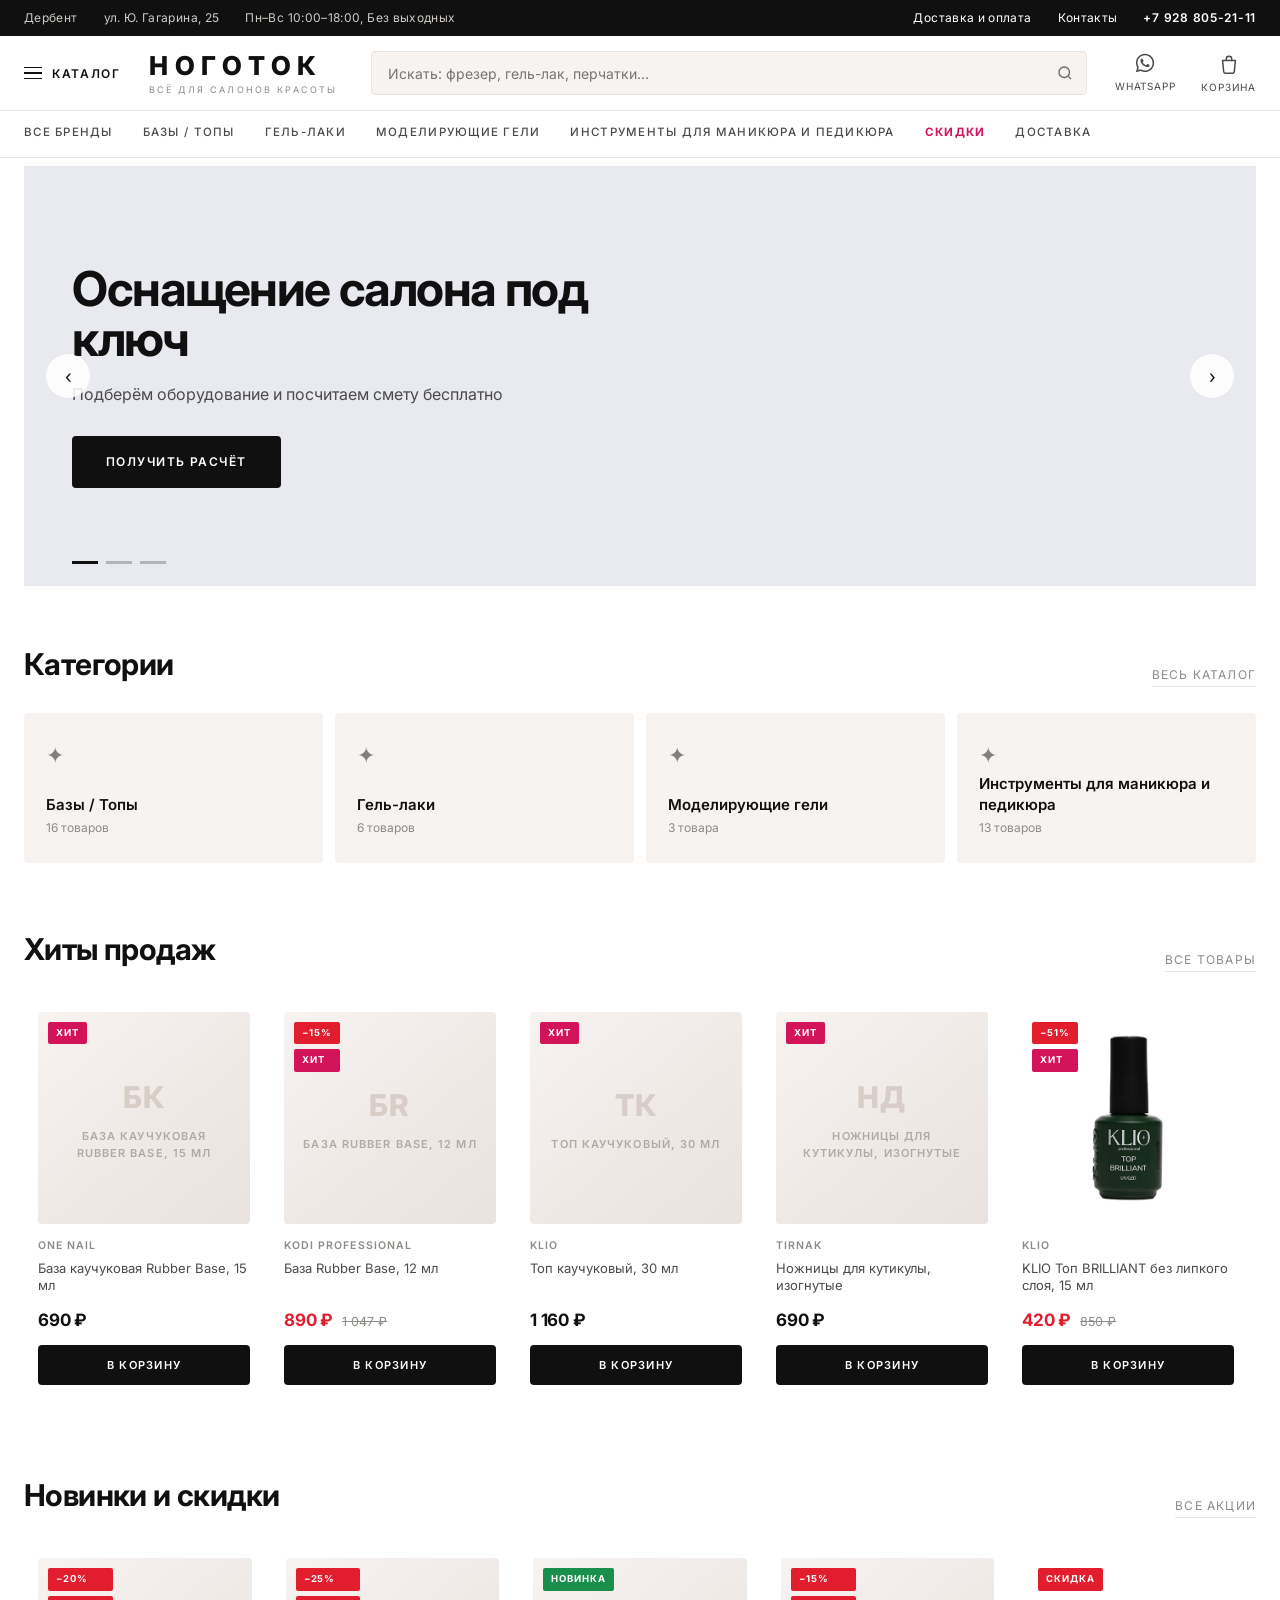
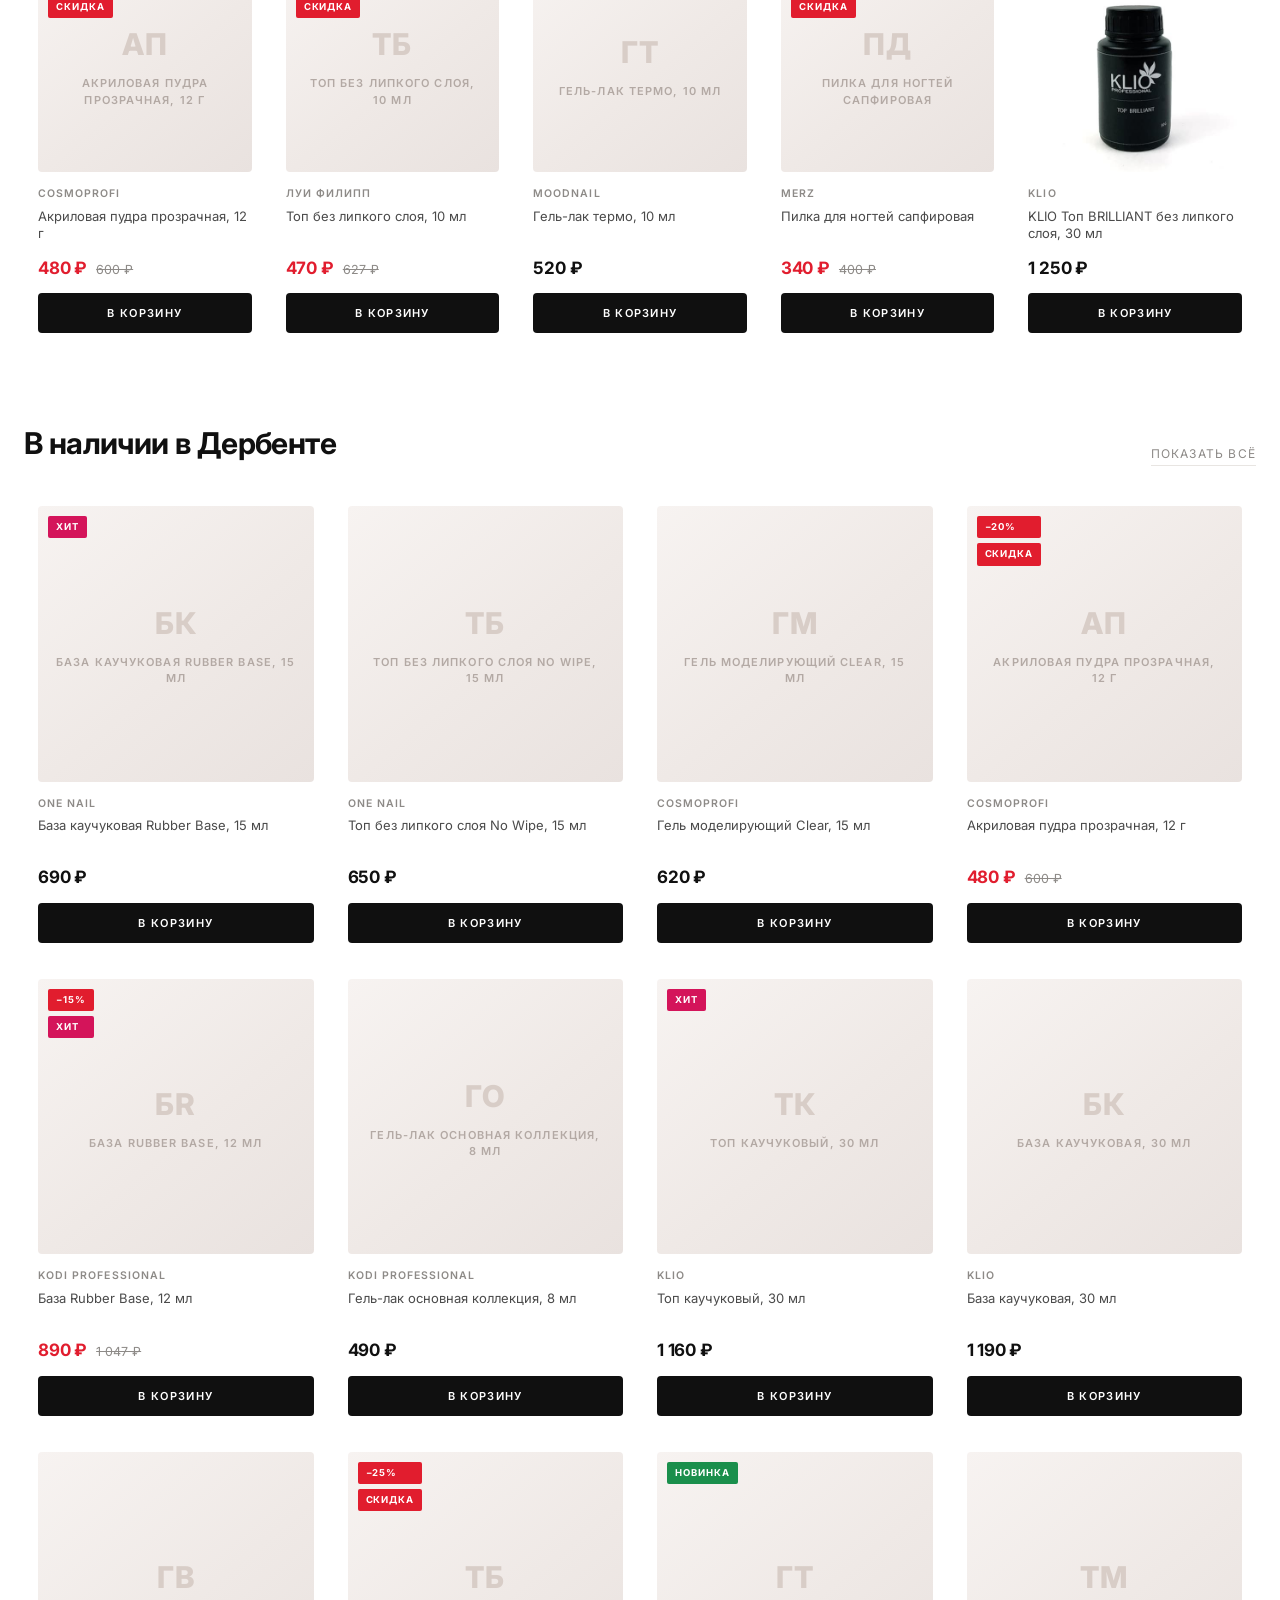
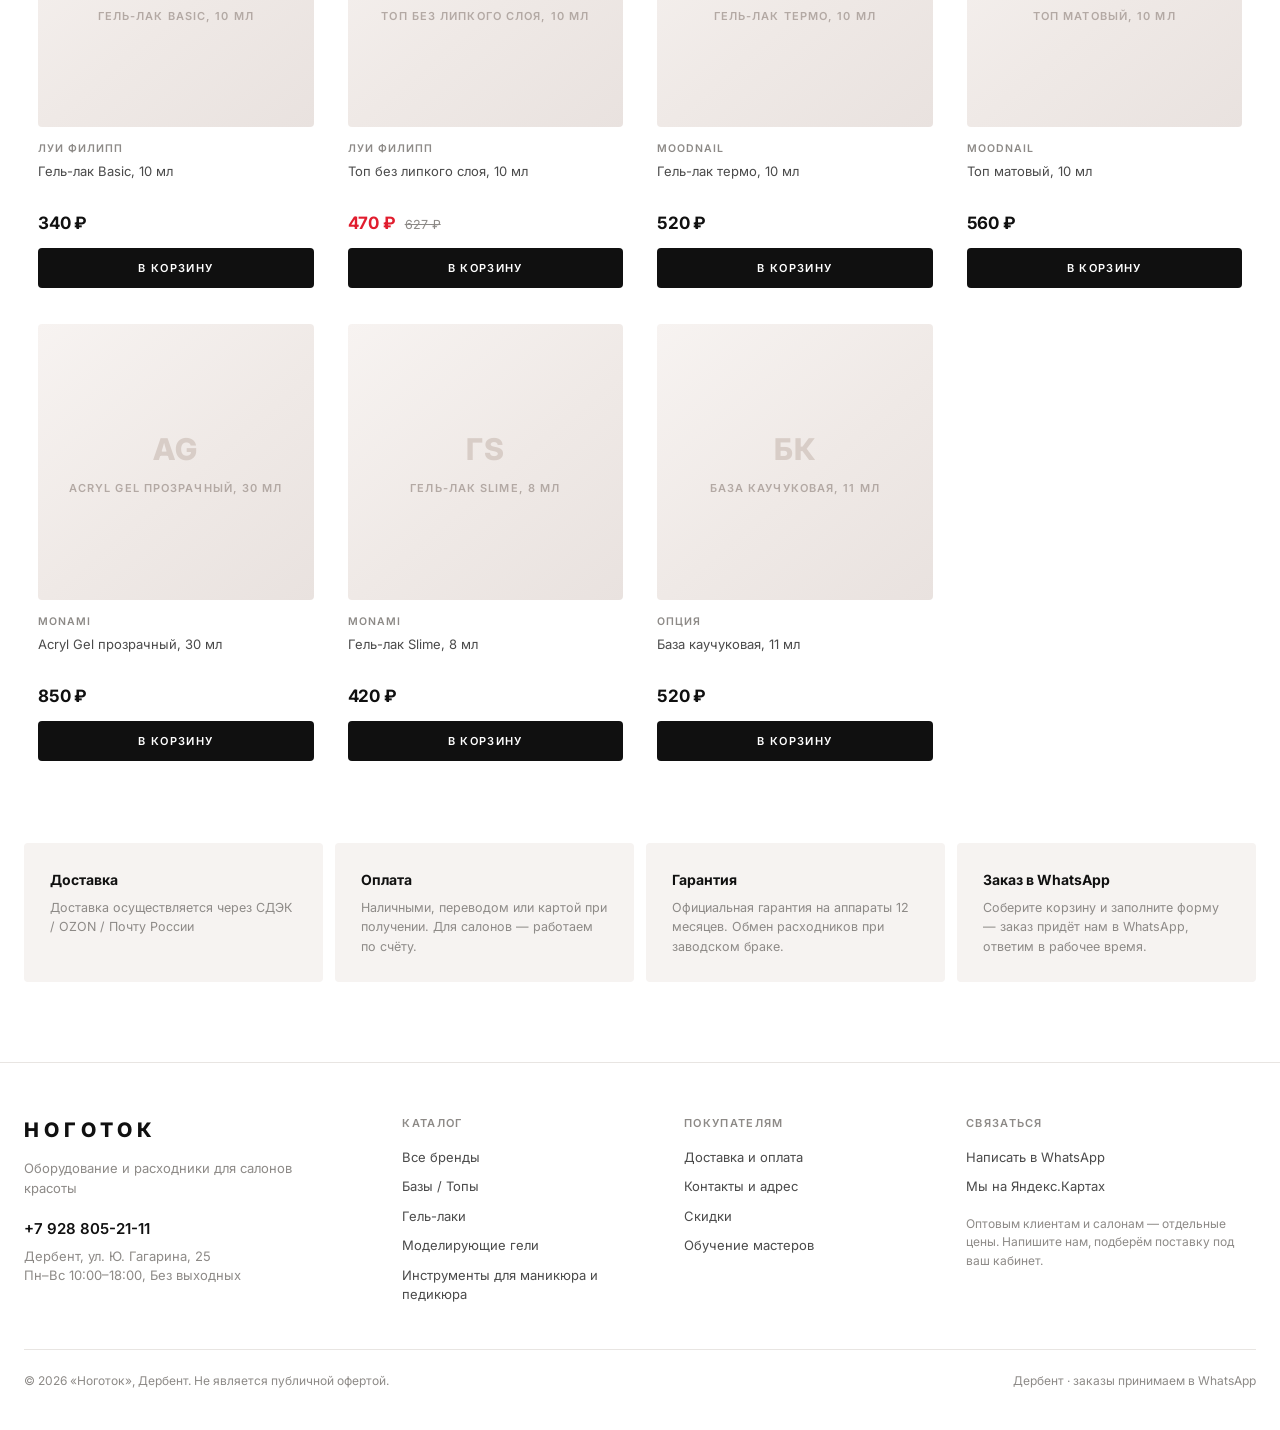
<file: index.html>
<!doctype html>
<html lang="ru">
<head>
<meta charset="utf-8">
<meta name="viewport" content="width=device-width, initial-scale=1">
<title>НОГОТОК — оборудование и расходники для салонов красоты в Дербенте</title>
<meta name="description" content="Магазин «Ноготок» в Дербенте: фрезеры, лампы, вытяжки, гель-лаки, расходники и мебель для салонов красоты. Заказ в WhatsApp за минуту.">
<link rel="preconnect" href="https://fonts.googleapis.com">
<link rel="preconnect" href="https://fonts.gstatic.com" crossorigin>
<link href="https://fonts.googleapis.com/css2?family=Inter:wght@400;500;600;700;800&display=swap" rel="stylesheet">
<link rel="stylesheet" href="css/style.css?v=202609300122">
<link rel="icon" href="data:image/svg+xml,<svg xmlns='http://www.w3.org/2000/svg' viewBox='0 0 100 100'><text y='.9em' font-size='90'>💅</text></svg>">
</head>
<body>

<!-- ------------------------------------------------------------- шапка -->
<div class="topbar">
  <div class="wrap">
    <div class="topbar-left">
      <span id="tb-city">Дербент</span>
      <span id="tb-address"></span>
      <span id="tb-hours"></span>
    </div>
    <div class="topbar-right">
      <a href="#/delivery">Доставка и оплата</a>
      <a href="#/contacts">Контакты</a>
      <a id="tb-phone" href="tel:"><b></b></a>
    </div>
  </div>
</div>

<header class="header">
  <div class="wrap header-main">
    <button class="burger" id="burger">
      <span class="burger-icon"><i></i><i></i><i></i></span>
      <span class="txt">Каталог</span>
    </button>

    <a href="#/" class="logo">
      <span class="logo-name" id="logo-name">НОГОТОК</span>
      <span class="logo-sub">всё для салонов красоты</span>
    </a>

    <form class="search" id="search-form" autocomplete="off">
      <input type="search" id="search-input" placeholder="Искать: фрезер, гель-лак, перчатки…">
      <button class="search-btn" type="submit" aria-label="Найти">
        <svg viewBox="0 0 24 24" width="18" height="18" fill="none" stroke="currentColor" stroke-width="1.8">
          <circle cx="11" cy="11" r="7"></circle><path d="M20 20l-3.5-3.5"></path>
        </svg>
      </button>
    </form>

    <div class="header-actions">
      <a class="action" id="wa-header" target="_blank" rel="noopener">
        <svg viewBox="0 0 24 24" fill="currentColor"><path d="M12.04 2C6.58 2 2.13 6.45 2.13 11.91c0 1.75.46 3.46 1.32 4.96L2 22l5.25-1.38a9.9 9.9 0 004.79 1.22h.01c5.46 0 9.91-4.45 9.91-9.91S17.5 2 12.04 2zm0 18.15h-.01a8.2 8.2 0 01-4.19-1.15l-.3-.18-3.12.82.83-3.04-.2-.31a8.19 8.19 0 01-1.26-4.38c0-4.54 3.7-8.23 8.25-8.23a8.23 8.23 0 018.24 8.24c0 4.54-3.7 8.23-8.24 8.23zm4.52-6.16c-.25-.12-1.47-.72-1.69-.81-.23-.08-.39-.12-.56.13-.16.24-.64.8-.78.97-.14.16-.29.18-.54.06-.25-.13-1.05-.39-1.99-1.23-.74-.66-1.24-1.47-1.38-1.72-.15-.25-.02-.38.11-.5.11-.11.25-.29.37-.43.12-.15.16-.25.25-.41.08-.17.04-.31-.02-.44-.06-.12-.56-1.34-.76-1.84-.2-.48-.4-.42-.56-.43h-.47c-.16 0-.43.06-.65.31-.22.25-.85.83-.85 2.02s.87 2.34 1 2.5c.12.17 1.72 2.62 4.16 3.67.58.25 1.03.4 1.39.51.58.19 1.11.16 1.53.1.47-.07 1.47-.6 1.68-1.18.2-.58.2-1.07.14-1.18-.06-.1-.22-.16-.47-.28z"/></svg>
        <span>WhatsApp</span>
      </a>
      <button class="action" id="open-cart">
        <svg viewBox="0 0 24 24" fill="none" stroke="currentColor" stroke-width="1.6">
          <path d="M5 7h14l-1.2 12.2a2 2 0 01-2 1.8H8.2a2 2 0 01-2-1.8L5 7z"></path>
          <path d="M9 7V5.5a3 3 0 016 0V7"></path>
        </svg>
        <span>Корзина</span>
        <i class="badge-count hidden" id="cart-count">0</i>
      </button>
    </div>
  </div>

  <nav class="navbar"><div class="wrap" id="topnav"></div></nav>
</header>

<!-- --------------------------------------------------------- мега-меню -->
<div class="megamenu" id="megamenu">
  <div class="megamenu-panel">
    <div class="wrap">
      <div class="megamenu-grid" id="megamenu-grid"></div>
    </div>
  </div>
</div>

<main id="app"></main>

<!-- ------------------------------------------------------------- футер -->
<footer class="footer">
  <div class="wrap">
    <div class="footer-grid">
      <div>
        <div class="logo-name" style="font-size:20px">НОГОТОК</div>
        <p style="color:var(--muted);font-size:13px;margin-top:14px;max-width:280px" id="f-tagline"></p>
        <div style="margin-top:20px">
          <div class="contact-line" id="f-phone"></div>
          <div style="color:var(--muted);font-size:13px" id="f-address"></div>
          <div style="color:var(--muted);font-size:13px" id="f-hours"></div>
        </div>
      </div>
      <div>
        <h5>Каталог</h5>
        <ul id="f-cats"></ul>
      </div>
      <div>
        <h5>Покупателям</h5>
        <ul>
          <li><a href="#/delivery">Доставка и оплата</a></li>
          <li><a href="#/contacts">Контакты и адрес</a></li>
          <li><a href="#/catalog?badge=sale">Скидки</a></li>
          <li><a href="#/catalog/obuchenie">Обучение мастеров</a></li>
        </ul>
      </div>
      <div>
        <h5>Связаться</h5>
        <ul>
          <li><a id="f-wa" target="_blank" rel="noopener">Написать в WhatsApp</a></li>
          <li><a id="f-map" target="_blank" rel="noopener">Мы на Яндекс.Картах</a></li>
        </ul>
        <p style="color:var(--muted);font-size:12px;margin-top:18px;line-height:1.55">
          Оптовым клиентам и салонам — отдельные цены. Напишите нам, подберём поставку под ваш кабинет.
        </p>
      </div>
    </div>
    <div class="footer-bottom">
      <span>© <span id="year"></span> «Ноготок», Дербент. Не является публичной офертой.</span>
      <span>Дербент · заказы принимаем в WhatsApp</span>
    </div>
  </div>
</footer>

<!-- ------------------------------------------------------------ корзина -->
<div class="drawer-back" id="drawer-back"></div>
<aside class="drawer" id="drawer">
  <div class="drawer-head">
    <h3>Корзина <span id="drawer-count" style="color:var(--muted);font-weight:400"></span></h3>
    <button id="close-cart" style="font-size:24px;line-height:1">×</button>
  </div>
  <div class="drawer-body" id="cart-body"></div>
  <div class="drawer-foot" id="cart-foot"></div>
</aside>

<!-- --------------------------------------------------------- оформление -->
<div class="modal-back" id="modal-back">
  <div class="modal" id="modal"></div>
</div>

<div class="toast" id="toast"></div>

<script src="js/store.js?v=202609300122"></script>
</body>
</html>
</file>
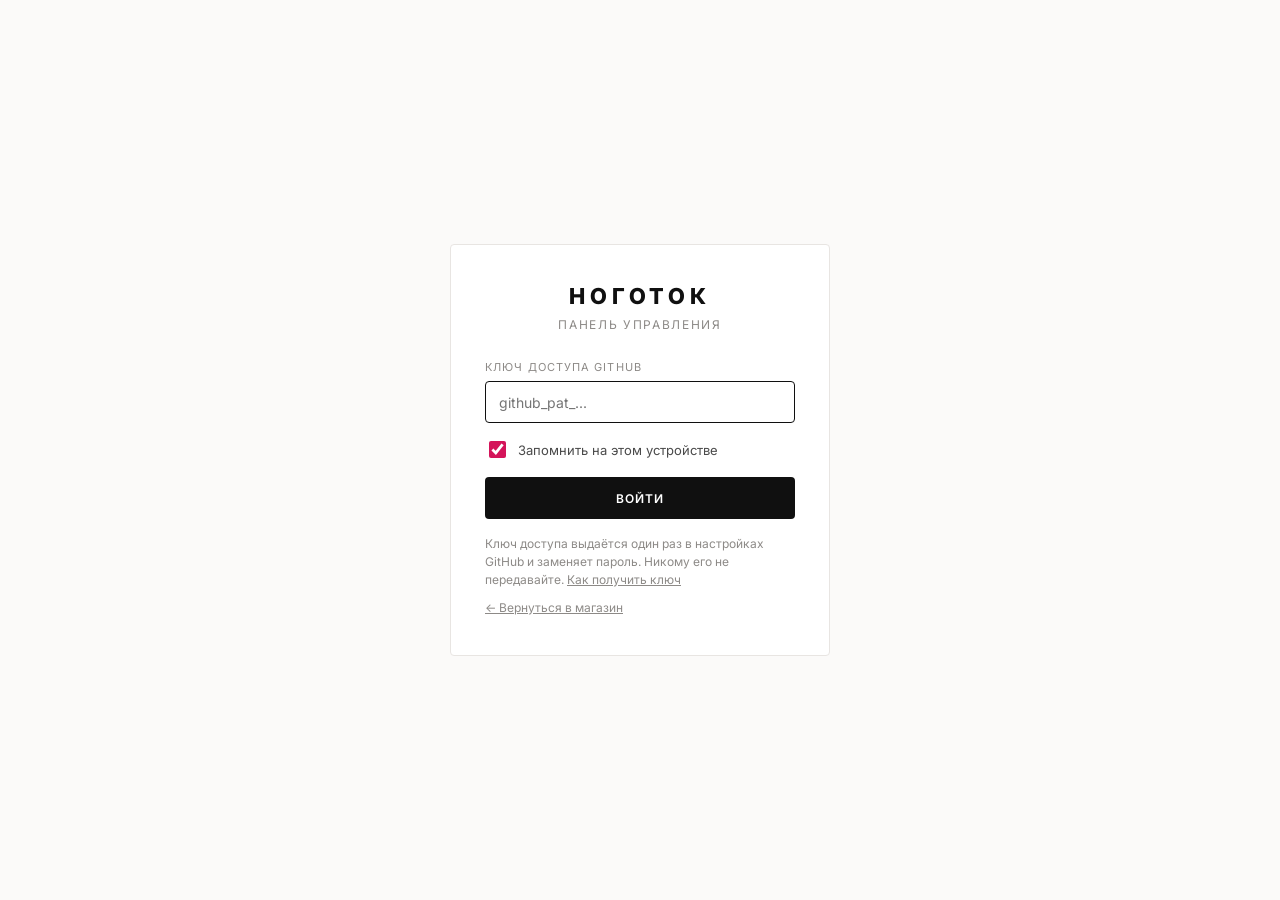
<file: admin.html>
<!doctype html>
<html lang="ru">
<head>
<meta charset="utf-8">
<meta name="viewport" content="width=device-width, initial-scale=1">
<title>Панель управления · НОГОТОК</title>
<meta name="robots" content="noindex">
<link rel="preconnect" href="https://fonts.googleapis.com">
<link rel="preconnect" href="https://fonts.gstatic.com" crossorigin>
<link href="https://fonts.googleapis.com/css2?family=Inter:wght@400;500;600;700;800&display=swap" rel="stylesheet">
<link rel="stylesheet" href="css/admin.css?v=202609300122">
<link rel="icon" href="data:image/svg+xml,<svg xmlns='http://www.w3.org/2000/svg' viewBox='0 0 100 100'><text y='.9em' font-size='90'>⚙️</text></svg>">
</head>
<body>

<!-- ------------------------------------------------------------ вход -->
<div class="login-wrap" id="login">
  <form class="login-card" id="login-form">
    <div class="brand">НОГОТОК</div>
    <div class="sub">панель управления</div>
    <div class="f">
      <label class="lbl">Ключ доступа GitHub</label>
      <input class="inp" type="password" id="password" placeholder="github_pat_..." autocomplete="off" autofocus>
    </div>
    <label class="switch" style="margin-bottom:16px">
      <input type="checkbox" id="remember" checked> Запомнить на этом устройстве
    </label>
    <button class="btn" style="width:100%" type="submit" id="login-btn">Войти</button>
    <div class="hint" style="margin-top:16px">
      Ключ доступа выдаётся один раз в настройках GitHub и заменяет пароль.
      Никому его не передавайте.
      <a href="#" id="help-link" style="text-decoration:underline">Как получить ключ</a>
    </div>

    <div class="hint" id="login-error" style="color:var(--sale);display:none"></div>
    <div class="hint" style="margin-top:10px"><a href="index.html" style="text-decoration:underline">← Вернуться в магазин</a></div>
  </form>
</div>

<!-- ---------------------------------------------------------- панель -->
<div class="layout hidden" id="panel">
  <aside class="side">
    <div class="brand">НОГОТОК<small>панель управления</small></div>
    <nav id="nav">
      <button data-tab="products">Товары <span class="n" id="n-products">0</span></button>
      <button data-tab="brands">Бренды <span class="n" id="n-brands">0</span></button>
      <button data-tab="categories">Категории <span class="n" id="n-categories">0</span></button>
      <button data-tab="attributes">Характеристики <span class="n" id="n-attributes">0</span></button>
      <button data-tab="orders">Заказы <span class="n" id="n-orders">0</span></button>
      <button data-tab="settings">Настройки магазина</button>
      <button data-tab="security">Безопасность</button>
    </nav>
    <div class="foot">
      <a href="index.html" target="_blank">↗ Открыть магазин</a>
      <a href="#" id="logout">Выйти</a>
    </div>
  </aside>

  <div class="main-col">
    <div class="publish idle" id="publish"></div>
    <main class="main" id="view"></main>
  </div>
</div>

<div class="back" id="back"><div class="sheet" id="sheet"></div></div>
<div class="toast" id="toast"></div>

<script src="js/config.js?v=202609300122"></script>
<script src="js/admin.js?v=202609300122"></script>
</body>
</html>
</file>
<file: css/style.css>
/* ================= Ноготок — базовый стиль витрины и админки ================= */

:root{
  --bg:#ffffff;
  --ink:#101010;
  --ink-2:#4a4a4a;
  --muted:#8d8a87;
  --line:#e8e5e2;
  --surface:#f6f3f1;
  --surface-2:#efeae6;
  --accent:#d4145a;
  --accent-dark:#a90f47;
  --sale:#e11d2e;
  --ok:#1a8f4c;
  --radius:4px;
  --shadow:0 18px 50px rgba(16,16,16,.14);
  --header-h:118px;
  --font:'Inter','Helvetica Neue',-apple-system,BlinkMacSystemFont,'Segoe UI',Arial,sans-serif;
}

*,*::before,*::after{box-sizing:border-box}
html,body{margin:0;padding:0;max-width:100%;overflow-x:clip;overscroll-behavior-x:none}
body{
  font-family:var(--font);
  color:var(--ink);
  background:var(--bg);
  font-size:14px;
  line-height:1.5;
  -webkit-font-smoothing:antialiased;
}
img{max-width:100%;display:block}
a{color:inherit;text-decoration:none}
button,input,select,textarea{font-family:inherit;font-size:inherit;color:inherit}
button{cursor:pointer;background:none;border:none;padding:0}
h1,h2,h3,h4{margin:0;font-weight:600;letter-spacing:-.02em}
.wrap{width:100%;max-width:1560px;margin:0 auto;padding:0 40px}
.hidden{display:none !important}
.scroll-lock{overflow:hidden}

/* ------------------------------------------------------------------ шапка */
.topbar{background:var(--ink);color:#fff;font-size:12px;letter-spacing:.03em}
.topbar .wrap{display:flex;align-items:center;justify-content:space-between;height:36px;gap:24px}
.topbar-left{display:flex;gap:26px;align-items:center;color:#cfcbc7}
.topbar a:hover{color:#fff}
.topbar-right{display:flex;gap:26px;align-items:center}
.topbar b{font-weight:600;letter-spacing:.06em}

.header{position:sticky;top:0;z-index:60;background:#fff;border-bottom:1px solid var(--line)}
.header-main{display:flex;align-items:center;gap:28px;height:74px}
.burger{display:flex;align-items:center;gap:10px;font-size:12px;letter-spacing:.14em;text-transform:uppercase;font-weight:600}
.burger-icon{width:18px;display:flex;flex-direction:column;gap:4px}
.burger-icon i{height:1.5px;background:var(--ink);display:block}
.logo{display:flex;flex-direction:column;line-height:1;margin-right:6px}
.logo-name{font-size:26px;font-weight:800;letter-spacing:.26em;text-transform:uppercase}
.logo-sub{font-size:9px;letter-spacing:.24em;text-transform:uppercase;color:var(--muted);margin-top:6px}
.search{flex:1;position:relative;max-width:760px}
.search input{
  width:100%;height:44px;border:1px solid var(--line);border-radius:var(--radius);
  padding:0 44px 0 16px;background:var(--surface);transition:.18s;
}
.search input:focus{outline:none;border-color:var(--ink);background:#fff}
.search-btn{position:absolute;right:6px;top:6px;width:32px;height:32px;display:grid;place-items:center;opacity:.6}
.header-actions{display:flex;gap:26px;align-items:center;margin-left:auto}
.action{display:flex;flex-direction:column;align-items:center;gap:5px;font-size:10px;letter-spacing:.08em;text-transform:uppercase;color:var(--ink-2);position:relative}
.action:hover{color:var(--ink)}
.action svg{width:22px;height:22px}
.badge-count{
  position:absolute;top:-6px;right:2px;min-width:17px;height:17px;padding:0 4px;border-radius:9px;
  background:var(--accent);color:#fff;font-size:10px;font-weight:700;display:grid;place-items:center;letter-spacing:0;
}
.navbar{border-top:1px solid var(--line)}
.navbar .wrap{display:flex;gap:30px;height:46px;align-items:center;overflow-x:auto;scrollbar-width:none}
.navbar .wrap::-webkit-scrollbar{display:none}
.navbar a{
  font-size:11.5px;letter-spacing:.11em;text-transform:uppercase;font-weight:500;
  white-space:nowrap;color:var(--ink-2);padding:4px 0;border-bottom:2px solid transparent;
}
.navbar a:hover,.navbar a.is-active{color:var(--ink);border-color:var(--accent)}
.navbar a.accent{color:var(--accent);font-weight:700}

/* --------------------------------------------------------------- каталог-меню */
.megamenu{
  position:fixed;left:0;right:0;bottom:0;top:var(--header-h);background:rgba(16,16,16,.35);z-index:55;display:none;
}
.megamenu.open{display:block}
.megamenu-panel{
  background:#fff;width:390px;max-width:92vw;height:100%;overflow-y:auto;
  padding:0 0 40px;box-shadow:var(--shadow);
}
.megamenu-grid{display:block}
.ctree-head{
  font-size:12px;letter-spacing:.14em;text-transform:uppercase;font-weight:600;
  padding:20px 22px 14px;border-bottom:1px solid var(--line);position:sticky;top:0;background:#fff;z-index:2;
}
.ctree-empty{padding:26px 22px;color:var(--muted);font-size:13px}

.ctree{list-style:none;margin:0;padding:0}
.ctree .ctree-row{display:flex;align-items:stretch;border-bottom:1px solid var(--line)}
.ctree .ctree-row a{
  flex:1;min-width:0;padding:14px 8px 14px 22px;font-size:14px;line-height:1.35;
  display:flex;align-items:center;gap:8px;transition:.14s;
}
.ctree .ctree-row a small{color:var(--muted);font-size:11.5px;font-weight:600}
.ctree .ctree-row a:hover{color:var(--accent)}
.ctree > li.on > .ctree-row > a{color:var(--accent);font-weight:600}
.ctree-toggle{
  width:52px;flex:none;font-size:22px;line-height:1;color:var(--muted);
  display:grid;place-items:center;transition:transform .2s,color .14s;
}
.ctree-toggle:hover{color:var(--ink)}
.ctree li.open > .ctree-row > .ctree-toggle{transform:rotate(90deg);color:var(--ink)}
.ctree-sub{list-style:none;margin:0;padding:4px 0 10px;background:var(--surface)}
.ctree-sub.hidden{display:none}
.ctree-sub li a{
  display:flex;justify-content:space-between;gap:10px;padding:10px 22px 10px 38px;
  font-size:13px;color:var(--ink-2);
}
.ctree-sub li a:hover{color:var(--accent)}
.ctree-sub li.on a{color:var(--accent);font-weight:600}
.ctree-sub li a small{color:var(--muted);font-size:11.5px}
.megamenu-item{
  display:flex;align-items:center;gap:12px;padding:16px 18px;border:1px solid var(--line);border-radius:var(--radius);
  font-size:13px;font-weight:500;transition:.16s;background:#fff;
}
.megamenu-item:hover{border-color:var(--ink);transform:translateY(-2px)}
.megamenu-item .tx{flex:1;min-width:0}
.megamenu-item .tx small{display:block;color:var(--muted);font-size:11px;margin-top:3px;font-weight:400}
.megamenu-item .arr{color:var(--muted);font-size:20px;line-height:1;flex:none}
.megamenu-head{
  grid-column:1/-1;display:flex;align-items:center;gap:16px;padding:0 4px 14px;margin-bottom:4px;
  border-bottom:1px solid var(--line);
}
.megamenu-head button{font-size:13px;color:var(--muted)}
.megamenu-head button:hover{color:var(--ink)}
.megamenu-head b{font-size:13px;letter-spacing:.12em;text-transform:uppercase}
.megamenu-item span.ic{
  width:38px;height:38px;border-radius:50%;background:var(--surface);display:grid;place-items:center;font-size:15px;flex:none;
}

/* ------------------------------------------------------------------- баннер */
.hero{position:relative;margin-top:8px;overflow:hidden}
.hero-track{display:flex;transition:transform .6s cubic-bezier(.4,0,.2,1)}
.hero-slide{min-width:100%;height:420px;display:flex;align-items:center;padding:0 72px;background-size:cover;background-position:center}
.hero-slide h1{font-size:48px;line-height:1.04;max-width:600px;font-weight:700;letter-spacing:-.03em}
.hero-slide p{font-size:16px;color:var(--ink-2);margin:18px 0 30px;max-width:460px}
.hero-dots{position:absolute;bottom:22px;left:72px;display:flex;gap:8px}
.hero-dots button{width:26px;height:3px;background:rgba(16,16,16,.25)}
.hero-dots button.on{background:var(--ink)}
.hero-arrow{
  position:absolute;top:50%;transform:translateY(-50%);width:44px;height:44px;border-radius:50%;
  background:rgba(255,255,255,.85);display:grid;place-items:center;font-size:18px;transition:.16s;
}
.hero-arrow:hover{background:#fff;box-shadow:var(--shadow)}
.hero-arrow.prev{left:22px}
.hero-arrow.next{right:22px}

/* -------------------------------------------------------------- общие блоки */
.section{padding:56px 0 8px}
.section-head{display:flex;align-items:flex-end;justify-content:space-between;margin-bottom:26px;gap:20px}
.section-head h2{font-size:30px;font-weight:700}
.section-head a{font-size:12px;letter-spacing:.1em;text-transform:uppercase;color:var(--muted);border-bottom:1px solid var(--line);padding-bottom:2px}
.section-head a:hover{color:var(--ink);border-color:var(--ink)}

.tiles{display:grid;grid-template-columns:repeat(5,1fr);gap:12px}
.tile{
  background:var(--surface);border-radius:var(--radius);padding:26px 22px;min-height:150px;
  display:flex;flex-direction:column;justify-content:space-between;transition:.18s;
}
.tile:hover{background:var(--surface-2);transform:translateY(-3px)}
.tile .ic{font-size:22px;opacity:.5}
.tile b{font-size:15px;font-weight:600;line-height:1.25}
.tile small{color:var(--muted);font-size:12px;display:block;margin-top:4px}

/* -------------------------------------------------------------- карточка товара */
.grid{display:grid;grid-template-columns:repeat(5,1fr);gap:8px 6px}
.grid.rail{grid-auto-flow:column;grid-auto-columns:minmax(240px,1fr);grid-template-columns:none;overflow-x:auto;scroll-snap-type:x mandatory;padding-bottom:10px}
.grid.rail::-webkit-scrollbar{height:3px}
.grid.rail::-webkit-scrollbar-thumb{background:var(--line)}
.card{position:relative;padding:14px;border-radius:var(--radius);transition:.18s;scroll-snap-align:start;background:#fff}
.card:hover{box-shadow:var(--shadow);z-index:2}
.card-media{position:relative;aspect-ratio:1/1;background:var(--surface);border-radius:var(--radius);overflow:hidden;display:grid;place-items:center}
.card-media img{width:100%;height:100%;object-fit:cover}
.ph{width:100%;height:100%;display:grid;place-items:center;text-align:center;padding:18px;background:
  linear-gradient(140deg,#f7f3f1 0%,#efe9e6 55%,#e9e2df 100%);}
.ph span{font-size:11px;letter-spacing:.1em;text-transform:uppercase;color:#b3a9a4;font-weight:600;line-height:1.5}
.ph em{display:block;font-style:normal;font-size:30px;font-weight:800;color:#d8cdc7;margin-bottom:8px;letter-spacing:.04em}
.card-badges{position:absolute;top:10px;left:10px;display:flex;flex-direction:column;gap:5px;z-index:2}
.chip{font-size:9.5px;letter-spacing:.1em;text-transform:uppercase;font-weight:700;padding:4px 8px;border-radius:2px;background:var(--ink);color:#fff}
.chip.sale{background:var(--sale)}
.chip.new{background:var(--ok)}
.chip.hit{background:var(--accent)}
.chip.out{background:#a5a09c}
.card-brand{font-size:10.5px;letter-spacing:.1em;text-transform:uppercase;color:var(--muted);margin:14px 0 6px;font-weight:600}
.card-title{font-size:13px;line-height:1.35;height:36px;overflow:hidden;color:var(--ink-2)}
.card-prices{display:flex;align-items:baseline;gap:9px;margin-top:12px}
.price{font-size:17px;font-weight:700;letter-spacing:-.01em}
.price.red{color:var(--sale)}
.price-old{font-size:12.5px;color:var(--muted);text-decoration:line-through}
.card-buy{
  margin-top:12px;width:100%;height:40px;border-radius:var(--radius);background:var(--ink);color:#fff;
  font-size:11px;letter-spacing:.12em;text-transform:uppercase;font-weight:600;transition:.16s;
}
.card-buy:hover{background:var(--accent)}
.card-buy.added{background:var(--ok)}
.card-ctl{margin-top:12px}
.card-ctl .card-buy{margin-top:0}
.card-qty{
  height:40px;display:flex;align-items:center;justify-content:space-between;
  border:1px solid var(--ink);border-radius:var(--radius);background:#fff;overflow:hidden;
}
.card-qty button{
  width:42px;height:100%;font-size:18px;line-height:1;font-weight:500;color:var(--ink);
  display:grid;place-items:center;transition:.14s;
}
.card-qty button:hover{background:var(--surface)}
.card-qty span{
  font-size:13px;font-weight:600;flex:1;text-align:center;white-space:nowrap;
}
.card-buy[disabled]{background:var(--surface-2);color:var(--muted);cursor:not-allowed}

/* ------------------------------------------------------------------ каталог */
.catalog{display:grid;grid-template-columns:250px 1fr;gap:40px;padding:28px 0 60px}
.two-col{display:grid;grid-template-columns:1fr 1fr;gap:40px;padding:28px 0 50px}
.two-col>*{min-width:0}
.contact-actions{display:flex;gap:10px;flex-wrap:wrap;margin-top:26px}
.catalog>*,.product>*,.grid>*,.tiles>*,.usp>*,.footer-grid>*{min-width:0}
.crumbs{font-size:12px;color:var(--muted);padding:18px 0 6px;display:flex;gap:8px;flex-wrap:wrap}
.crumbs a:hover{color:var(--ink)}
.page-title{font-size:34px;font-weight:700;margin:6px 0 4px}
.page-sub{color:var(--muted);font-size:13px;margin-bottom:6px}
.subcats{display:flex;flex-wrap:wrap;gap:8px;margin:18px 0 4px}
.subcats a{
  display:inline-flex;align-items:center;gap:8px;padding:9px 15px;border:1px solid var(--line);
  border-radius:20px;font-size:13px;background:#fff;transition:.16s;
}
.subcats a:hover{border-color:var(--ink)}
.subcats a.on{background:var(--ink);color:#fff;border-color:var(--ink)}
.subcats a b{font-weight:600;color:var(--muted);font-size:11.5px}
.subcats a.on b{color:rgba(255,255,255,.7)}
.filters ul.checks{gap:11px}
.filters ul.checks .check{font-size:13px}
.filters li.sub a{padding-left:14px;font-size:12.5px;color:var(--muted)}
.filters li.sub a:hover,.filters li.sub a.on{color:var(--accent)}
/* ------------------------------------------------- панель фильтров */
.filters-back{display:none}
.filters-head{display:none}
.filters-foot{display:none}
.fgroup + .fgroup{margin-top:4px}
.finput{
  width:100%;height:42px;border:1px solid var(--line);border-radius:var(--radius);
  padding:0 12px;background:#fff;font-size:13px;
}
.finput:focus{outline:none;border-color:var(--ink)}
.more-link{font-size:12px;color:var(--ink-2);border-bottom:1px dashed var(--line);margin-top:10px;padding-bottom:1px}
.more-link:hover{color:var(--accent);border-color:var(--accent)}
.checks li.hidden{display:none}

.range{padding:2px 2px 0}
.range-vals{display:flex;justify-content:space-between;margin-bottom:14px}
.range-vals span{font-size:11.5px;font-weight:600;background:var(--surface);padding:4px 9px;border-radius:3px}
.range-track{position:relative;height:26px}
.range-track::before{content:'';position:absolute;top:11px;left:0;right:0;height:3px;background:var(--line);border-radius:3px}
.range-fill{position:absolute;top:11px;height:3px;background:var(--ink);border-radius:3px}
.range-track input[type=range]{
  position:absolute;top:0;left:0;width:100%;height:26px;margin:0;background:none;
  -webkit-appearance:none;appearance:none;pointer-events:none;
}
.range-track input[type=range]::-webkit-slider-thumb{
  -webkit-appearance:none;width:18px;height:18px;border-radius:50%;background:#fff;
  border:2px solid var(--ink);cursor:pointer;pointer-events:auto;
}
.range-track input[type=range]::-moz-range-thumb{
  width:18px;height:18px;border-radius:50%;background:#fff;border:2px solid var(--ink);
  cursor:pointer;pointer-events:auto;
}

.filters .ctree{margin:0 -18px}
.filters .ctree .ctree-row a{padding:11px 8px 11px 18px;font-size:13px}
.filters .ctree-toggle{width:44px;font-size:19px}
.filters .ctree-sub li a{padding:9px 18px 9px 32px;font-size:12.5px}
.filters .ctree.flat .ctree-row{border-bottom:1px solid var(--line)}
.filters h4{font-size:11px;letter-spacing:.12em;text-transform:uppercase;margin:26px 0 12px;color:var(--muted)}
.filters ul{list-style:none;margin:0;padding:0;display:flex;flex-direction:column;gap:9px}
.filters li a{font-size:13px;color:var(--ink-2);display:flex;justify-content:space-between;gap:8px}
.filters li a:hover,.filters li a.on{color:var(--accent);font-weight:600}
.filters li small{color:var(--muted)}
.price-row{display:flex;gap:8px}
.price-row input{width:100%;height:38px;border:1px solid var(--line);border-radius:var(--radius);padding:0 10px;background:#fff}
.check{display:flex;align-items:center;gap:9px;font-size:13px;color:var(--ink-2);cursor:pointer}
.check input{width:16px;height:16px;accent-color:var(--accent)}
.btn.filter-toggle{display:none;margin:6px 0 18px}
.filter-toggle .n{background:var(--accent);color:#fff;border-radius:20px;padding:1px 7px;font-size:10px;margin-left:8px}
.toolbar{display:flex;align-items:center;gap:14px;margin:18px 0;flex-wrap:wrap}
.toolbar .count{margin-left:auto}
.btn.filter-toggle{margin:0}
.toolbar select{height:38px;border:1px solid var(--line);border-radius:var(--radius);padding:0 32px 0 12px;background:#fff}
.count{color:var(--muted);font-size:13px}
.empty{padding:70px 0;text-align:center;color:var(--muted)}
.empty b{display:block;font-size:18px;color:var(--ink);margin-bottom:8px}

/* --------------------------------------------------------------- товар */
.product{display:grid;grid-template-columns:1.1fr .9fr;gap:56px;padding:22px 0 70px}
.gallery-main{aspect-ratio:1/1;background:var(--surface);border-radius:var(--radius);overflow:hidden;display:grid;place-items:center}
.gallery-main img{width:100%;height:100%;object-fit:cover}
.thumbs{display:flex;gap:8px;margin-top:10px;flex-wrap:wrap}
.thumbs button{width:74px;height:74px;border:1px solid var(--line);border-radius:var(--radius);overflow:hidden;background:var(--surface)}
.thumbs button.on{border-color:var(--ink)}
.thumbs img{width:100%;height:100%;object-fit:cover}
.p-brand{font-size:11px;letter-spacing:.14em;text-transform:uppercase;color:var(--muted);font-weight:600}
.p-title{font-size:30px;font-weight:700;margin:10px 0 12px;line-height:1.18}
.p-sku{font-size:12px;color:var(--muted)}
.p-price-box{display:flex;align-items:baseline;gap:14px;margin:26px 0 6px}
.p-price{font-size:32px;font-weight:800;letter-spacing:-.02em}
.p-old{font-size:16px;color:var(--muted);text-decoration:line-through}
.p-econ{font-size:12px;color:var(--sale);font-weight:600}
.stock{display:flex;align-items:center;gap:8px;font-size:13px;margin:14px 0 24px;color:var(--ok)}
.stock.no{color:var(--muted)}
.stock i{width:7px;height:7px;border-radius:50%;background:currentColor;display:block}
.buy-row{display:flex;gap:12px;align-items:center;margin-bottom:26px}
.qty{display:flex;align-items:center;border:1px solid var(--line);border-radius:var(--radius);height:52px}
.qty button{width:44px;height:100%;font-size:18px;color:var(--ink-2)}
.qty span{width:38px;text-align:center;font-weight:600}
.btn{
  height:52px;padding:0 34px;border-radius:var(--radius);background:var(--ink);color:#fff;font-weight:600;
  font-size:12px;letter-spacing:.12em;text-transform:uppercase;transition:.16s;display:inline-flex;align-items:center;justify-content:center;gap:10px;
}
.btn:hover{background:var(--accent)}
.btn.wide{width:100%}
.btn.ghost{background:#fff;color:var(--ink);border:1px solid var(--ink)}
.btn.ghost:hover{background:var(--ink);color:#fff}
.btn.wa{background:#25D366}
.btn.wa:hover{background:#1da851}
.btn.sm{height:40px;padding:0 18px;font-size:11px}
.btn[disabled]{background:var(--surface-2);color:var(--muted);cursor:not-allowed}
.p-info{border-top:1px solid var(--line);padding-top:22px;display:flex;flex-direction:column;gap:14px}
.p-info div{display:flex;gap:12px;font-size:13px;color:var(--ink-2)}
.p-info b{flex:none;width:120px;color:var(--ink);font-weight:600}
.p-wrap{max-width:860px;padding-bottom:34px}
.p-desc{margin-top:34px}
.p-desc h3{font-size:18px;margin-bottom:12px}
.p-desc p{color:var(--ink-2);white-space:pre-wrap}
.spec-table{width:100%;border-collapse:collapse;margin-top:14px;font-size:13px}
.spec-table td{padding:11px 0;border-bottom:1px solid var(--line);color:var(--ink-2)}
.spec-table td:first-child{color:var(--muted);width:45%}

/* -------------------------------------------------------------- корзина */
.drawer-back{position:fixed;inset:0;background:rgba(16,16,16,.4);z-index:80;opacity:0;pointer-events:none;transition:.25s}
.drawer-back.open{opacity:1;pointer-events:auto}
.drawer{
  position:fixed;top:0;right:0;bottom:0;width:460px;max-width:100vw;background:#fff;z-index:81;
  transform:translateX(100%);transition:transform .3s cubic-bezier(.4,0,.2,1);display:flex;flex-direction:column;
}
.drawer.open{transform:none}
.drawer-head{display:flex;align-items:center;justify-content:space-between;padding:22px 26px;border-bottom:1px solid var(--line)}
.drawer-head h3{font-size:19px}
.drawer-body{flex:1;overflow:auto;padding:8px 26px}
.drawer-foot{border-top:1px solid var(--line);padding:20px 26px 26px;background:#fff}
.cart-line{display:flex;gap:14px;padding:18px 0;border-bottom:1px solid var(--line)}
.cart-line .pic{width:78px;height:78px;flex:none;border-radius:var(--radius);overflow:hidden;background:var(--surface)}
.cart-line .pic img{width:100%;height:100%;object-fit:cover}
.cart-line .nm{font-size:13px;line-height:1.35;margin-bottom:6px}
.cart-line .br{font-size:10px;letter-spacing:.1em;text-transform:uppercase;color:var(--muted);margin-bottom:4px}
.cart-line .row{display:flex;align-items:center;justify-content:space-between;margin-top:10px}
.mini-qty{display:flex;align-items:center;border:1px solid var(--line);border-radius:var(--radius);height:32px}
.mini-qty button{width:30px;height:100%}
.mini-qty span{width:30px;text-align:center;font-size:13px;font-weight:600}
.rm{color:var(--muted);font-size:12px}
.rm:hover{color:var(--sale)}
.sum-row{display:flex;justify-content:space-between;margin-bottom:10px;font-size:13px;color:var(--ink-2)}
.sum-row.total{font-size:20px;font-weight:700;color:var(--ink);margin:14px 0 18px}
.note{font-size:11.5px;color:var(--muted);margin-top:12px;text-align:center;line-height:1.5}

/* ------------------------------------------------------------ оформление */
.field{margin-bottom:16px}
.field label{display:block;font-size:11px;letter-spacing:.1em;text-transform:uppercase;color:var(--muted);margin-bottom:7px}
.field input,.field textarea,.field select{
  width:100%;height:48px;border:1px solid var(--line);border-radius:var(--radius);padding:0 14px;background:#fff;transition:.16s;
}
.field textarea{height:90px;padding:12px 14px;resize:vertical}
.field input:focus,.field textarea:focus,.field select:focus{outline:none;border-color:var(--ink)}
.field.err input,.field.err textarea{border-color:var(--sale)}
.field .msg{font-size:11.5px;color:var(--sale);margin-top:6px;display:none}
.field.err .msg{display:block}

.modal-back{position:fixed;inset:0;background:rgba(16,16,16,.5);z-index:90;display:none;align-items:center;justify-content:center;padding:24px}
.modal-back.open{display:flex}
.modal{background:#fff;border-radius:var(--radius);width:100%;max-width:540px;max-height:92vh;overflow:auto;padding:34px}
.modal h3{font-size:24px;margin-bottom:6px}
.modal .lead{color:var(--muted);font-size:13px;margin-bottom:24px}
.ok-icon{width:64px;height:64px;border-radius:50%;background:#e8f6ee;color:var(--ok);display:grid;place-items:center;font-size:30px;margin:0 auto 18px}

/* ------------------------------------------------------------------ футер */
.usp{display:grid;grid-template-columns:repeat(4,1fr);gap:12px;padding:60px 0 10px}
.usp div{background:var(--surface);border-radius:var(--radius);padding:26px}
.usp b{display:block;font-size:14px;margin-bottom:8px}
.usp p{margin:0;color:var(--muted);font-size:12.5px;line-height:1.55}
.footer{margin-top:70px;border-top:1px solid var(--line);padding:52px 0 40px;background:#fff}
.footer-grid{display:grid;grid-template-columns:1.4fr 1fr 1fr 1.2fr;gap:40px}
.footer h5{font-size:11px;letter-spacing:.12em;text-transform:uppercase;color:var(--muted);margin:0 0 16px;font-weight:600}
.footer ul{list-style:none;margin:0;padding:0;display:flex;flex-direction:column;gap:10px;font-size:13px;color:var(--ink-2)}
.footer ul a:hover{color:var(--accent)}
.footer-bottom{display:flex;justify-content:space-between;gap:20px;margin-top:44px;padding-top:22px;border-top:1px solid var(--line);font-size:12px;color:var(--muted);flex-wrap:wrap}
.contact-line{font-size:15px;font-weight:600;margin-bottom:6px}

.toast{
  position:fixed;left:50%;bottom:34px;transform:translate(-50%,20px);background:var(--ink);color:#fff;
  padding:14px 24px;border-radius:var(--radius);font-size:13px;z-index:200;opacity:0;pointer-events:none;transition:.25s;
}
.toast.show{opacity:1;transform:translate(-50%,0)}

/* ------------------------------------------------------------- адаптив */
@media (max-width:1280px){
  .wrap{padding:0 24px}
  .grid,.tiles,.megamenu-grid{grid-template-columns:repeat(4,1fr)}
  .hero-slide{padding:0 48px}
  .hero-dots{left:48px}
}

@media (max-width:1024px){
  .grid,.tiles,.megamenu-grid{grid-template-columns:repeat(3,1fr)}
  .topbar .wrap{gap:16px}
  .topbar-left,.topbar-right{white-space:nowrap}
  #tb-address{display:none}
  .header-main{gap:18px}
  .logo-name{font-size:22px;letter-spacing:.2em}
  .product{gap:32px}
  .hero-slide{height:340px;padding:0 32px}
  .hero-slide h1{font-size:34px}
  .hero-dots{left:32px}
  .usp,.footer-grid{grid-template-columns:repeat(2,1fr)}
  .section{padding:44px 0 8px}
  .section-head h2{font-size:25px}
}

/* планшет в портрете и телефон: фильтры прячем за кнопку */
@media (max-width:900px){
  .catalog{grid-template-columns:1fr;gap:0}
  .two-col{grid-template-columns:1fr;gap:22px;padding:16px 0 34px}
  .btn.filter-toggle{display:inline-flex}
  .filters{
    position:fixed;top:0;left:0;bottom:0;width:340px;max-width:88vw;z-index:85;background:#fff;
    display:flex;flex-direction:column;transform:translateX(-100%);transition:transform .28s cubic-bezier(.4,0,.2,1);
    box-shadow:var(--shadow);padding:0;margin:0;border:0;
  }
  .filters.is-open{transform:none}
  .filters-back{display:block;position:fixed;inset:0;background:rgba(16,16,16,.4);z-index:84;
    opacity:0;pointer-events:none;transition:.25s}
  .filters-back.on{opacity:1;pointer-events:auto}
  .filters-head{display:flex;align-items:center;justify-content:space-between;padding:18px;
    border-bottom:1px solid var(--line);flex:none}
  .filters-head b{font-size:12px;letter-spacing:.14em;text-transform:uppercase}
  .filters-head button{font-size:26px;line-height:1;color:var(--ink-2)}
  .filters-body{flex:1;overflow-y:auto;padding:4px 18px 20px}
  .filters-foot{display:flex;gap:10px;padding:14px 18px calc(16px + env(safe-area-inset-bottom));
    border-top:1px solid var(--line);background:#fff;flex:none}
  .filters-foot .btn{flex:1;height:48px}
  .filters .ctree{margin:0 -18px}
.filters .ctree .ctree-row a{padding:11px 8px 11px 18px;font-size:13px}
.filters .ctree-toggle{width:44px;font-size:19px}
.filters .ctree-sub li a{padding:9px 18px 9px 32px;font-size:12.5px}
.filters .ctree.flat .ctree-row{border-bottom:1px solid var(--line)}
.filters h4{margin-top:22px}
}

@media (max-width:720px){
  .wrap{padding:0 14px}
  .grid,.tiles,.megamenu-grid{grid-template-columns:repeat(2,1fr);gap:6px 4px}

  /* шапка */
  .topbar{font-size:11px}
  .topbar .wrap{gap:10px;height:32px}
  .topbar-left{gap:12px}
  #tb-address,#tb-hours{display:none}
  .topbar-right a[href="#/delivery"],.topbar-right a[href="#/contacts"]{display:none}
  .header-main{flex-wrap:wrap;height:auto;gap:14px;padding:11px 0}
  .logo-name{font-size:19px;letter-spacing:.18em}
  .logo-sub{display:none}
  .burger span.txt{display:none}
  .burger-icon{width:20px}
  .action span{display:none}
  .action svg{width:24px;height:24px}
  .header-actions{gap:20px}
  .search{order:9;flex-basis:100%;max-width:none;margin-bottom:2px}
  .search input{height:42px}
  .navbar .wrap{height:42px;gap:22px}
  .megamenu-panel{width:100%;max-width:100%;min-height:100%;padding:0 0 30px}
  .megamenu-item{padding:13px 14px;font-size:12.5px}
  .megamenu-item span.ic{width:32px;height:32px;font-size:13px}

  /* баннер */
  .hero{margin-top:0}
  .hero-arrow{display:none}
  .hero-slide{height:auto;min-height:250px;padding:30px 20px 34px}
  .hero-slide h1{font-size:25px}
  .hero-slide p{font-size:14px;margin:12px 0 22px}
  .hero-slide .btn{height:46px;padding:0 24px}
  .hero-dots{position:static;margin-top:0;padding:14px 20px 0;justify-content:center}

  /* блоки и заголовки */
  .section{padding:34px 0 4px}
  .section-head{margin-bottom:16px}
  .section-head h2{font-size:21px}
  .section-head a{font-size:11px}
  .tile{min-height:120px;padding:18px 16px}
  .tile b{font-size:13.5px}
  .grid.rail{grid-auto-columns:minmax(160px,66vw)}

  /* карточка товара в списке */
  .card{padding:8px}
  .card-brand{margin:10px 0 5px;font-size:10px}
  .card-title{font-size:12.5px;height:34px}
  .price{font-size:15.5px}
  .card-buy{height:44px;margin-top:10px}
  .chip{font-size:9px;padding:3px 6px}

  /* каталог */
  .subcats{flex-wrap:nowrap;overflow-x:auto;scrollbar-width:none;margin:14px -14px 0;padding:0 14px 4px}
  .subcats::-webkit-scrollbar{display:none}
  .subcats a{white-space:nowrap;flex:none}
  .crumbs{font-size:11.5px;padding:14px 0 4px}
  .page-title{font-size:23px}
  .page-sub{font-size:12.5px}
  .filters.is-open{display:block;padding:2px 16px 20px}
  .toolbar{gap:10px;margin:14px 0}
  .toolbar .btn.filter-toggle{flex:1;height:44px}
  .toolbar select{flex:1;min-width:0;height:44px}
  .toolbar .count{width:100%;order:3;margin-left:0;font-size:12px}

  /* страница товара */
  .product{grid-template-columns:1fr;padding:14px 0 40px;gap:24px}
  .p-title{font-size:21px;margin:8px 0 10px}
  .p-price{font-size:26px}
  .p-price-box{margin:20px 0 4px}
  .buy-row{gap:10px}
  .qty{height:50px}
  .qty button{width:40px}
  .btn{height:50px;padding:0 22px}
  .thumbs button{width:62px;height:62px}
  .p-info b{width:96px}
  .p-info div{font-size:12.5px}
  .p-wrap{padding-bottom:20px}
  .spec-table td{padding:9px 0;font-size:12.5px}

  /* корзина и оформление */
  .drawer{width:100%}
  .drawer-head{padding:16px 16px}
  .drawer-body{padding:4px 16px}
  .drawer-foot{padding:16px 16px calc(18px + env(safe-area-inset-bottom))}
  .cart-line .pic{width:66px;height:66px}
  .modal-back{padding:0;align-items:flex-end}
  .modal{padding:22px 16px calc(24px + env(safe-area-inset-bottom));max-width:none;max-height:92vh;border-radius:12px 12px 0 0}
  .field input,.field select{height:50px}
  .modal h3{font-size:20px}

  .contact-actions .btn{width:100%}

  /* поля ввода 16px, иначе телефон приближает страницу при нажатии на поле */
  input,select,textarea,.search input,.field input,.field textarea,.field select,
  .toolbar select,.price-row input{font-size:16px}
  .search input{height:46px}
  .card-qty{height:44px}
  .card-qty button{width:44px}

  /* низ страницы */
  .usp{padding:34px 0 0;gap:8px}
  .usp div{padding:20px}
  .footer{margin-top:44px;padding:34px 0 28px}
  .footer-grid{grid-template-columns:1fr;gap:28px}
  .footer-bottom{margin-top:28px;font-size:11.5px;gap:10px}
  .toast{left:14px;right:14px;bottom:16px;transform:translateY(16px);text-align:center}
  .toast.show{transform:translateY(0)}
}

/* совсем узкие телефоны */
@media (max-width:380px){
  .logo-name{font-size:17px;letter-spacing:.14em}
  .header-actions{gap:16px}
  .card-title{font-size:12px}
  .price{font-size:15px}
  .hero-slide h1{font-size:23px}
  .filters.is-open{padding:2px 13px 18px}
}
</file>
<file: css/admin.css>
/* ===================== Ноготок — панель управления ===================== */
:root{
  --bg:#ffffff; --ink:#101010; --ink-2:#4a4a4a; --muted:#8d8a87;
  --line:#e8e5e2; --surface:#f6f3f1; --accent:#d4145a; --ok:#1a8f4c; --sale:#e11d2e;
  --radius:4px; --font:'Inter','Helvetica Neue',-apple-system,BlinkMacSystemFont,Arial,sans-serif;
}
*,*::before,*::after{box-sizing:border-box}
body{margin:0;font-family:var(--font);font-size:14px;color:var(--ink);background:#fbfaf9;
  max-width:100%;overflow-x:clip;overscroll-behavior-x:none}
a{color:inherit;text-decoration:none}
button{font:inherit;cursor:pointer;border:none;background:none;color:inherit}
input,select,textarea{font:inherit;color:inherit}
h1,h2,h3,h4{margin:0;font-weight:600;letter-spacing:-.01em}

/* ------- вход ------- */
.login-wrap{min-height:100vh;display:grid;place-items:center;padding:24px}
.login-card{width:100%;max-width:380px;background:#fff;border:1px solid var(--line);border-radius:var(--radius);padding:38px 34px}
.login-card .brand{font-size:22px;font-weight:800;letter-spacing:.22em;text-align:center}
.login-card .sub{text-align:center;color:var(--muted);font-size:12px;letter-spacing:.14em;text-transform:uppercase;margin:8px 0 28px}

/* ------- каркас ------- */
.layout{display:grid;grid-template-columns:238px minmax(0,1fr);min-height:100vh}
.layout>*,.main-col>*{min-width:0}
.side{background:var(--ink);color:#cfcbc7;padding:26px 0;position:sticky;top:0;height:100vh;display:flex;flex-direction:column}
.side .brand{color:#fff;font-size:17px;font-weight:800;letter-spacing:.2em;padding:0 26px 4px}
.side .brand small{display:block;font-size:9px;letter-spacing:.18em;color:#8b8683;margin-top:7px;font-weight:500}
.side nav{margin-top:32px;display:flex;flex-direction:column}
.side nav button{
  text-align:left;padding:13px 26px;font-size:13px;color:#b8b3af;display:flex;align-items:center;gap:11px;
  border-left:3px solid transparent;transition:.14s;
}
.side nav button:hover{color:#fff;background:rgba(255,255,255,.05)}
.side nav button.on{color:#fff;border-color:var(--accent);background:rgba(255,255,255,.07)}
.side nav button .n{margin-left:auto;background:rgba(255,255,255,.14);border-radius:20px;padding:1px 8px;font-size:11px}
.side .foot{margin-top:auto;padding:0 26px;font-size:11.5px;color:#7d7875;display:flex;flex-direction:column;gap:9px}
.side .foot a:hover{color:#fff}

.main-col{min-width:0}
.main{padding:28px 34px 70px;max-width:1400px}
.publish{display:flex;align-items:center;justify-content:space-between;gap:16px;padding:0 34px;
  font-size:13px;overflow:hidden;max-height:0;transition:max-height .25s,padding .25s;border-bottom:1px solid transparent}
.publish.saving,.publish.published,.publish.live{max-height:60px;padding:14px 34px}
.publish.saving{background:#fff6e6;color:#8a5b00;border-color:#f2e2c4}
.publish.published{background:#fdeef4;color:var(--accent);border-color:#f6d9e6}
.publish.live{background:#e8f6ee;color:var(--ok);border-color:#cfe9da}
.publish a{text-decoration:underline;white-space:nowrap}
.topline{display:flex;align-items:center;justify-content:space-between;gap:20px;margin-bottom:24px;flex-wrap:wrap}
.topline h1{font-size:25px}
.topline p{margin:6px 0 0;color:var(--muted);font-size:13px}
.tools{display:flex;gap:10px;flex-wrap:wrap;align-items:center}

/* ------- элементы ------- */
.btn{height:42px;padding:0 20px;border-radius:var(--radius);background:var(--ink);color:#fff;font-size:12px;
  letter-spacing:.09em;text-transform:uppercase;font-weight:600;display:inline-flex;align-items:center;gap:8px;justify-content:center;transition:.15s}
.btn:hover{background:var(--accent)}
.btn.ghost{background:#fff;color:var(--ink);border:1px solid var(--line)}
.btn.ghost:hover{border-color:var(--ink);background:#fff}
.btn.danger{background:#fff;color:var(--sale);border:1px solid #f2d5da}
.btn.danger:hover{background:var(--sale);color:#fff}
.btn.sm{height:34px;padding:0 14px;font-size:11px}
.btn[disabled]{opacity:.5;cursor:not-allowed}
.inp{height:42px;width:100%;border:1px solid var(--line);border-radius:var(--radius);padding:0 13px;background:#fff;transition:.15s}
.inp:focus{outline:none;border-color:var(--ink)}
textarea.inp{height:auto;min-height:96px;padding:11px 13px;resize:vertical;line-height:1.5}
.lbl{display:block;font-size:11px;letter-spacing:.1em;text-transform:uppercase;color:var(--muted);margin:0 0 7px}
.f{margin-bottom:15px}
.row2{display:grid;grid-template-columns:1fr 1fr;gap:15px}
.row3{display:grid;grid-template-columns:1fr 1fr 1fr;gap:15px}
.card{background:#fff;border:1px solid var(--line);border-radius:var(--radius);padding:24px;margin-bottom:18px}
.card h3{font-size:16px;margin-bottom:16px}
.switch{display:inline-flex;align-items:center;gap:9px;font-size:13px;cursor:pointer;color:var(--ink-2)}
.switch input{width:17px;height:17px;accent-color:var(--accent)}

/* ------- таблица ------- */
.table{width:100%;border-collapse:collapse;background:#fff;border:1px solid var(--line);border-radius:var(--radius);overflow:hidden}
.table th{
  text-align:left;font-size:10.5px;letter-spacing:.1em;text-transform:uppercase;color:var(--muted);
  padding:13px 14px;border-bottom:1px solid var(--line);font-weight:600;background:#fcfbfa;white-space:nowrap;
}
.table td{padding:12px 14px;border-bottom:1px solid var(--line);vertical-align:middle}
.table tr:last-child td{border-bottom:none}
.table tr:hover td{background:#fcfbfa}
.thumb{width:48px;height:48px;border-radius:var(--radius);background:var(--surface);object-fit:cover;display:grid;place-items:center;
  font-size:10px;color:#b3a9a4;font-weight:700;text-align:center;overflow:hidden;flex:none}
.thumb img{width:100%;height:100%;object-fit:cover}
.cellname{display:flex;gap:12px;align-items:center}
.cellname b{font-weight:500;display:block;line-height:1.35}
.cellname small{color:var(--muted);font-size:11.5px}
.tag{display:inline-block;font-size:10px;letter-spacing:.08em;text-transform:uppercase;font-weight:700;padding:3px 8px;border-radius:2px;background:var(--surface);color:var(--ink-2)}
.tag.on{background:#e8f6ee;color:var(--ok)}
.tag.off{background:#f7e9ec;color:var(--sale)}
.tag.hit{background:#fceaf1;color:var(--accent)}
.acts{display:flex;gap:8px;justify-content:flex-end}

/* ------- модалка ------- */
.back{position:fixed;inset:0;background:rgba(16,16,16,.5);z-index:60;display:none;padding:24px;overflow:auto}
.back.open{display:block}
.sheet{background:#fff;border-radius:var(--radius);max-width:820px;margin:24px auto;padding:30px}
.sheet h2{font-size:21px;margin-bottom:20px}
.sheet-foot{display:flex;gap:10px;justify-content:flex-end;margin-top:24px;padding-top:20px;border-top:1px solid var(--line);flex-wrap:wrap}

/* ------- картинки ------- */
.imgs{display:flex;gap:10px;flex-wrap:wrap;margin-top:6px}
.img-box{width:96px;height:96px;border:1px solid var(--line);border-radius:var(--radius);overflow:hidden;position:relative;background:var(--surface)}
.img-box img{width:100%;height:100%;object-fit:cover}
.img-box button{position:absolute;top:4px;right:4px;width:22px;height:22px;border-radius:50%;background:rgba(16,16,16,.75);color:#fff;font-size:14px;line-height:1}
.drop{
  width:96px;height:96px;border:1px dashed #cfc9c5;border-radius:var(--radius);display:grid;place-items:center;
  color:var(--muted);font-size:11px;text-align:center;cursor:pointer;transition:.15s;padding:8px;
}
.drop:hover{border-color:var(--ink);color:var(--ink)}
.spec-row{display:grid;grid-template-columns:1fr 1.4fr 42px;gap:10px;margin-bottom:9px}
.attr-row{display:grid;grid-template-columns:1fr 46px;gap:10px}
.attr-row .btn{height:42px;padding:0;font-size:18px}

/* ------- заказы ------- */
.order{background:#fff;border:1px solid var(--line);border-radius:var(--radius);padding:20px 22px;margin-bottom:14px}
.order-head{display:flex;justify-content:space-between;gap:16px;flex-wrap:wrap;align-items:flex-start}
.order-head b{font-size:15px}
.order-head .when{color:var(--muted);font-size:12px}
.order-items{margin:14px 0 0;border-top:1px solid var(--line);padding-top:12px;font-size:13px;color:var(--ink-2)}
.order-items div{display:flex;justify-content:space-between;gap:12px;padding:4px 0}
.order-total{display:flex;justify-content:space-between;margin-top:10px;padding-top:10px;border-top:1px solid var(--line);font-weight:700}
.st{display:inline-block;padding:4px 10px;border-radius:2px;font-size:11px;font-weight:600}
.st.new{background:#fceaf1;color:var(--accent)}
.st.work{background:#fff3e0;color:#b26a00}
.st.done{background:#e8f6ee;color:var(--ok)}

.brand-chips{display:flex;flex-wrap:wrap;gap:8px;margin-bottom:18px}
.chip-row{display:inline-flex;align-items:center;gap:8px;padding:7px 8px 7px 13px;border:1px solid var(--line);
  border-radius:20px;font-size:13px;background:#fff}
.chip-row small{color:var(--muted);font-size:11px}
.chip-row button{width:20px;height:20px;border-radius:50%;background:var(--surface);color:var(--muted);font-size:14px;line-height:1}
.chip-row button:hover{background:var(--sale);color:#fff}

.empty{padding:60px 20px;text-align:center;color:var(--muted);background:#fff;border:1px solid var(--line);border-radius:var(--radius)}
.empty b{display:block;color:var(--ink);font-size:17px;margin-bottom:7px}
.toast{position:fixed;left:50%;bottom:30px;transform:translate(-50%,16px);background:var(--ink);color:#fff;padding:13px 22px;
  border-radius:var(--radius);font-size:13px;z-index:99;opacity:0;pointer-events:none;transition:.25s}
.toast.show{opacity:1;transform:translate(-50%,0)}
.hint{font-size:12px;color:var(--muted);margin-top:6px;line-height:1.5}
.hidden{display:none !important}

@media (max-width:900px){
  .layout{grid-template-columns:minmax(0,1fr)}
  .side{position:static;height:auto;flex-direction:column}
  .side nav{flex-direction:row;overflow-x:auto;margin-top:18px}
  .side nav button{border-left:none;border-bottom:3px solid transparent;white-space:nowrap;padding:11px 16px}
  .side nav button.on{border-color:var(--accent)}
  .side .foot{flex-direction:row;padding:16px 26px 0;flex-wrap:wrap}
  .main{padding:20px 16px 60px}
  .publish.saving,.publish.published,.publish.live{padding:12px 16px}
  .row2,.row3{grid-template-columns:1fr}
  .topline{flex-direction:column;align-items:stretch;gap:14px}
  .topline h1{font-size:22px}
  .tools{width:100%;flex-direction:column;align-items:stretch}
  .tools .inp,.tools .btn,.tools a.btn{width:100% !important}
  .cellname{align-items:flex-start}
  .cellname b{word-break:break-word}
  .side .brand small{white-space:normal}
  .sheet{margin:0;padding:20px 16px calc(24px + env(safe-area-inset-bottom));border-radius:0;min-height:100%}
  .back{padding:0}
  .sheet-foot{position:sticky;bottom:0;background:#fff;padding-bottom:10px}
  .sheet-foot .btn{flex:1}
  .spec-row{grid-template-columns:1fr 1fr 42px}
  .order-head{flex-direction:column}
  .order-head .tools{flex-direction:column}
  .btn,.inp{height:46px}
  .inp,input,select,textarea{font-size:16px}
  .btn.sm{height:38px}
  .table thead{display:none}
  .table td{display:block;border:none;padding:6px 14px}
  .table tr{display:block;border-bottom:1px solid var(--line);padding:12px 0}
  .acts{justify-content:flex-start;padding-bottom:10px}
}
</file>
